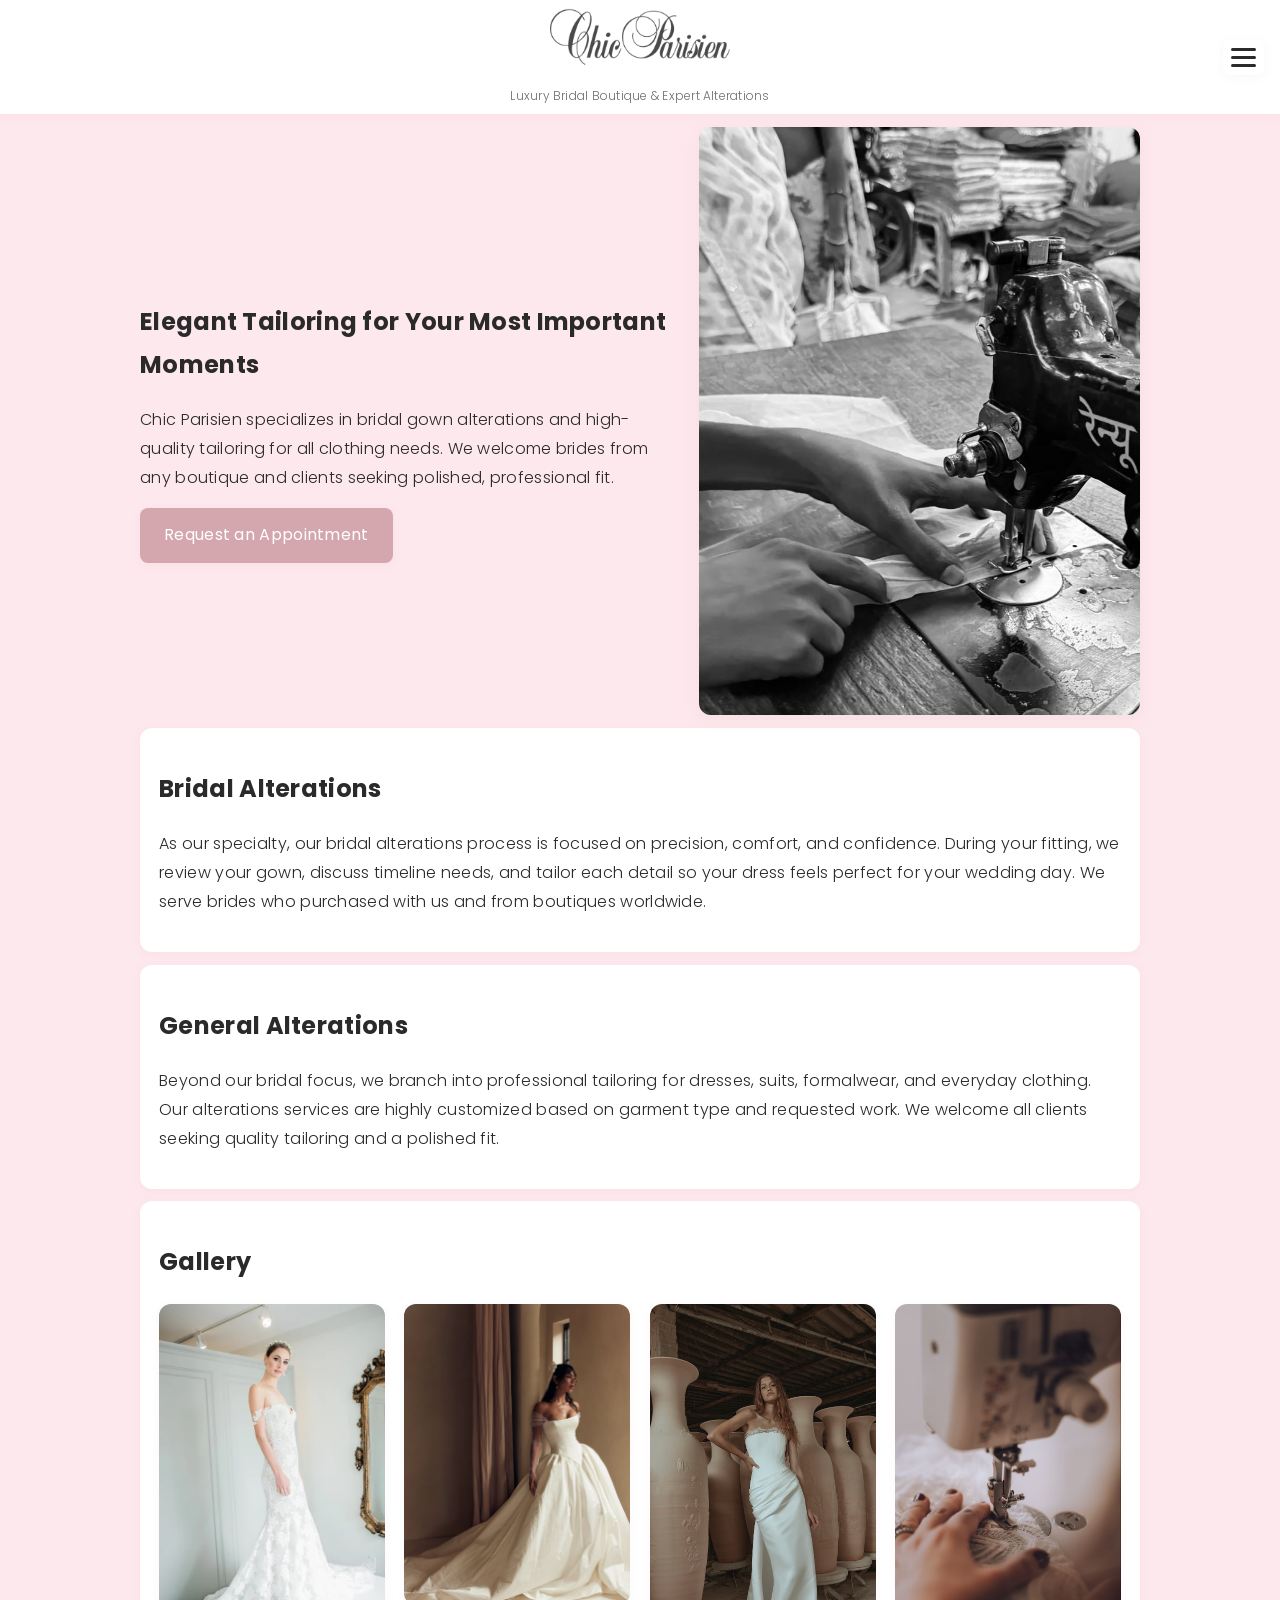
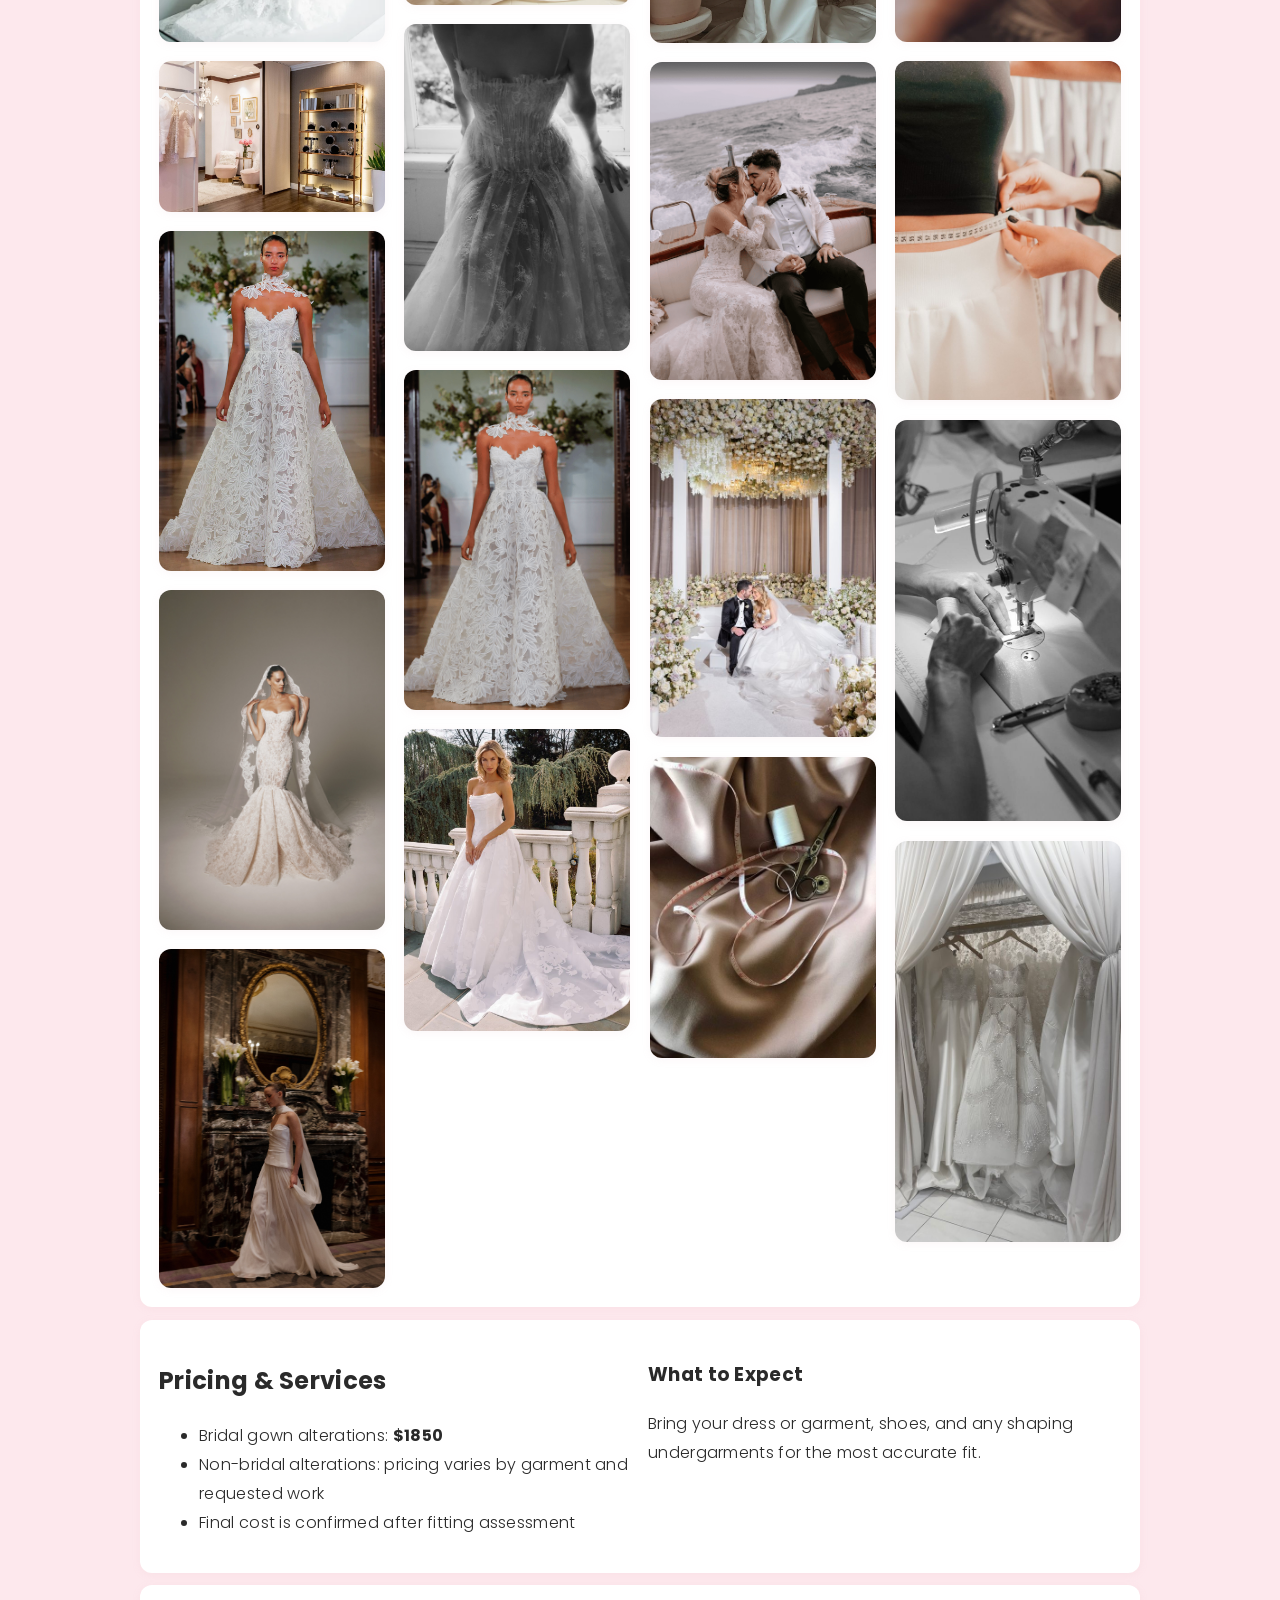
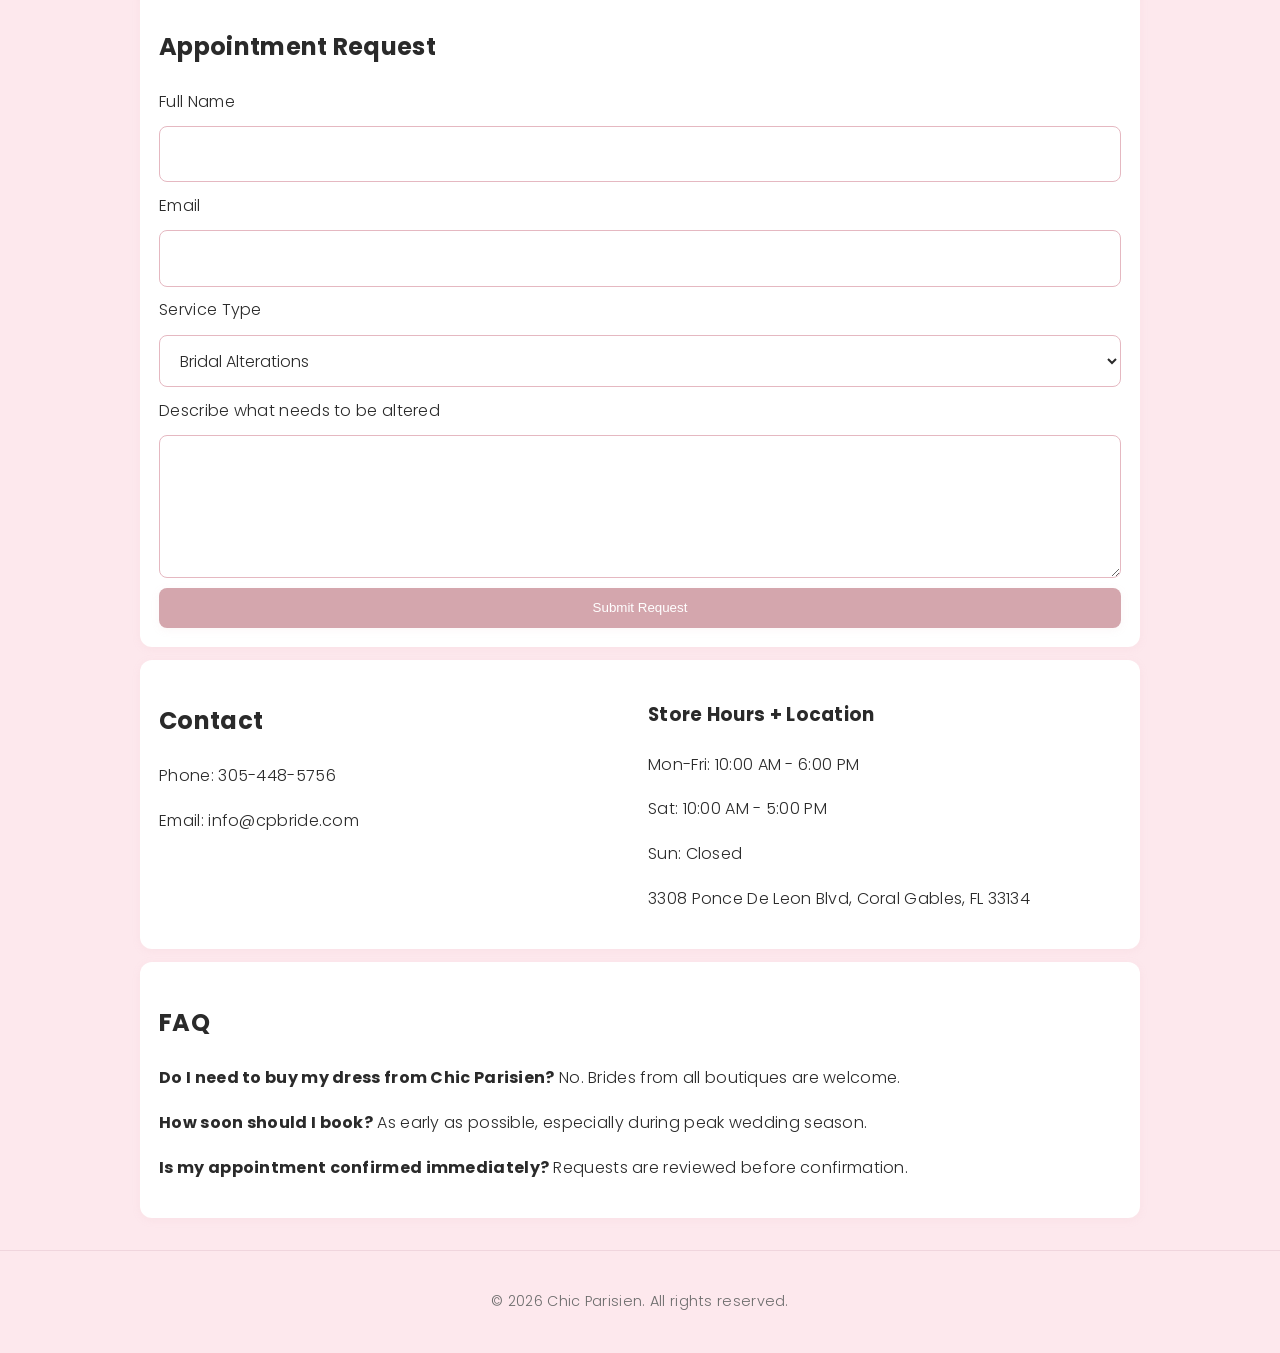
<file: index.html>
<!DOCTYPE html>
<html lang="en">
<head>
	<meta charset="UTF-8">
	<meta name="viewport" content="width=device-width, initial-scale=1.0">
	<link rel="preconnect" href="https://fonts.googleapis.com">
	<link rel="preconnect" href="https://fonts.gstatic.com" crossorigin>
	<link href="https://fonts.googleapis.com/css2?family=Poppins:wght@300;400;500;600&display=swap" rel="stylesheet">
	<title>Chic Parisien | Bridal & Alterations</title>
	<link rel="icon" type="image/png" href="images/logo.jpg.png">
	<link rel="stylesheet" href="chicparisien.css">
</head>
<body>
	<header>
		<div class="header-content">
			<div class="logo-section">
				<h1 class="logo">
					<a href="#home" aria-label="Go to home section">
						<img src="images/logo.jpg.png" alt="Chic Parisien logo">
					</a>
				</h1>
				<p class="tagline">Luxury Bridal Boutique & Expert Alterations</p>
			</div>
			<button id="hamburger" class="hamburger" aria-label="Toggle navigation menu">
				<span></span>
				<span></span>
				<span></span>
			</button>
		</div>
		<nav id="nav-menu" class="nav-menu" aria-label="Main navigation">
			<a href="#home">Home</a>
			<a href="#bridal">Bridal Alterations</a>
			<a href="#general">General Alterations</a>
			<a href="#gallery">Gallery</a>
			<a href="#pricing">Pricing</a>
			<a href="#appointment">Appointment Request</a>
			<a href="#contact">Contact</a>
			<a href="#faq">FAQ</a>
			<button id="theme-toggle" type="button" aria-label="Toggle dark mode">Dark Mode</button>
		</nav>
	</header>

	<main>
		<section id="home" class="hero container">
			<div>
				<h2>Elegant Tailoring for Your Most Important Moments</h2>
				<p>
					Chic Parisien specializes in bridal gown alterations and high-quality tailoring for all clothing needs.
					We welcome brides from any boutique and clients seeking polished, professional fit.
				</p>
				<a class="button" href="#appointment">Request an Appointment</a>
			</div>
			<img
				src="images/front picture.jpg"
				alt="Bride in a white wedding gown standing in an elegant boutique"
			>
		</section>

		<section id="bridal" class="container card">
			<h2>Bridal Alterations</h2>
			<p>
				As our specialty, our bridal alterations process is focused on precision, comfort, and confidence. 
				During your fitting, we review your gown, discuss timeline needs, and tailor each detail so your dress 
				feels perfect for your wedding day. We serve brides who purchased with us and from boutiques worldwide.
			</p>
		</section>

		<section id="general" class="container card">
			<h2>General Alterations</h2>
			<p>
				Beyond our bridal focus, we branch into professional tailoring for dresses, suits, formalwear, and everyday clothing. 
				Our alterations services are highly customized based on garment type and requested work. We welcome all clients 
				seeking quality tailoring and a polished fit.
			</p>
		</section>

		<section id="gallery" class="container card">
			<h2>Gallery</h2>
			<div class="gallery-grid">
				<img class="gallery-item" src="images/gallery-01.jpg" alt="Bride wearing an off-the-shoulder lace wedding gown in a boutique fitting room">
				<img class="gallery-item" src="images/gallery-02.jpg.jpg" alt="Bridal gown fitting and alterations">
				<img class="gallery-item" src="images/gallery-04.jpg.png" alt="Wedding dress details and design">
				<img class="gallery-item" src="images/gallery-05.jpg.jpg" alt="Bride in wedding gown">
				<img class="gallery-item" src="images/gallery-06.jpg.jpg" alt="Bridal alterations work">
				<img class="gallery-item" src="images/gallery-07.jpg.png" alt="Wedding dress fitting">
				<img class="gallery-item" src="images/gallery-08.jpg.png" alt="Bridal gown design">
				<img class="gallery-item" src="images/gallery-09.jpg.png" alt="Wedding alterations details">
				<img class="gallery-item" src="images/gallery-10.jpg.jpg" alt="Bride in tailored wedding dress">
				<img class="gallery-item" src="images/gallery-12.jpg.png" alt="Bridal boutique showcase">
				<img class="gallery-item" src="images/gallery-13.jpg.png" alt="Wedding gown creation">
				<img class="gallery-item" src="images/gallery-14.jpg.jpg" alt="Bridal dress alterations">
				<img class="gallery-item" src="images/gallery-15.jpg" alt="Wedding dress fitting session">
				<img class="gallery-item" src="images/gallery-16.jpg" alt="Bride in elegant gown">
				<img class="gallery-item" src="images/gallery-17.jpg" alt="Bridal gown design details">
				<img class="gallery-item" src="images/gallery-18.jpg" alt="Wedding dress showcase">
				<img class="gallery-item" src="images/gallery-dresses.jpeg" alt="Bridal dress collection">
			</div>
		</section>

		<section id="pricing" class="container card two-col">
			<div>
				<h2>Pricing & Services</h2>
				<ul>
					<li>Bridal gown alterations: <strong>$1850</strong></li>
					<li>Non-bridal alterations: pricing varies by garment and requested work</li>
					<li>Final cost is confirmed after fitting assessment</li>
				</ul>
			</div>
			<div>
				<h3>What to Expect</h3>
				<p>Bring your dress or garment, shoes, and any shaping undergarments for the most accurate fit.</p>
			</div>
		</section>

		<section id="appointment" class="container card">
			<h2>Appointment Request</h2>
			<form>
				<label for="name">Full Name</label>
				<input type="text" id="name" name="name" required>

				<label for="email">Email</label>
				<input type="email" id="email" name="email" required>

				<label for="type">Service Type</label>
				<select id="type" name="type">
					<option>Bridal Alterations</option>
					<option>General Alterations</option>
				</select>

				<label for="details">Describe what needs to be altered</label>
				<textarea id="details" name="details" rows="4" required></textarea>

				<button type="submit">Submit Request</button>
			</form>
		</section>

		<section id="contact" class="container card two-col">
			<div>
				<h2>Contact</h2>
				<p>Phone: 305-448-5756</p>
				<p>Email: info@cpbride.com</p>
			</div>
			<div>
				<h3>Store Hours + Location</h3>
				<p>Mon-Fri: 10:00 AM - 6:00 PM</p>
				<p>Sat: 10:00 AM - 5:00 PM</p>
				<p>Sun: Closed</p>
				<p>3308 Ponce De Leon Blvd, Coral Gables, FL 33134</p>
			</div>
		</section>

		<section id="faq" class="container card">
			<h2>FAQ</h2>
			<p><strong>Do I need to buy my dress from Chic Parisien?</strong> No. Brides from all boutiques are welcome.</p>
			<p><strong>How soon should I book?</strong> As early as possible, especially during peak wedding season.</p>
			<p><strong>Is my appointment confirmed immediately?</strong> Requests are reviewed before confirmation.</p>
		</section>
	</main>

	<footer>
		<div class="container">
			<p>© 2026 Chic Parisien. All rights reserved.</p>
		</div>
	</footer>

	<script>
		const hamburger = document.getElementById("hamburger");
		const navMenu = document.getElementById("nav-menu");
		const navLinks = navMenu.querySelectorAll("a");
		const themeToggle = document.getElementById("theme-toggle");
		const savedTheme = localStorage.getItem("theme");

		// Hamburger menu toggle
		hamburger.addEventListener("click", function () {
			navMenu.classList.toggle("active");
		});

		// Close menu when a link is clicked
		navLinks.forEach(link => {
			link.addEventListener("click", function () {
				navMenu.classList.remove("active");
			});
		});

		// Theme toggle
		if (savedTheme === "dark") {
			document.body.setAttribute("data-theme", "dark");
			themeToggle.textContent = "Light Mode";
		}

		themeToggle.addEventListener("click", function () {
			const isDark = document.body.getAttribute("data-theme") === "dark";

			if (isDark) {
				document.body.removeAttribute("data-theme");
				localStorage.setItem("theme", "light");
				themeToggle.textContent = "Dark Mode";
			} else {
				document.body.setAttribute("data-theme", "dark");
				localStorage.setItem("theme", "dark");
				themeToggle.textContent = "Light Mode";
			}
		});
	</script>
</body>
</html>
</file>
<file: chicparisien.css>
:root {
	--bg: #fde8ed;
	--text: #2a2a2a;
	--soft: #f5d5df;
	--accent: #d4a6ad;
	--line: #f0d5dd;
	--surface: #ffffff;
	--muted: #6d6d6d;
	--field-border: #e5b8c1;
	--shadow-sm: 0 2px 8px rgba(212, 166, 173, 0.1);
	--shadow-md: 0 4px 16px rgba(212, 166, 173, 0.15);
}

body[data-theme="dark"] {
	--bg: #17181c;
	--text: #f1f1f1;
	--soft: #22252b;
	--accent: #d9aab1;
	--line: #343842;
	--surface: #1f2229;
	--muted: #c7cad1;
	--field-border: #4a4f5b;
}

* {
	box-sizing: border-box;
}

body {
	margin: 0;
	font-family: "Poppins", "Segoe UI", Tahoma, Geneva, Verdana, sans-serif;
	font-weight: 300;
	background: var(--bg);
	color: var(--text);
	line-height: 1.8;
	letter-spacing: 0.3px;
}

.container {
	width: min(1000px, 92%);
	margin: 0 auto;
}

header {
	border-bottom: none;
	background: var(--surface);
	position: sticky;
	top: 0;
	box-shadow: var(--shadow-sm);
	padding: 0.5rem 0;
}

.header-content {
	display: flex;
	align-items: center;
	justify-content: center;
	position: relative;
	width: 100%;
	padding: 0 1rem;
}

h1 {
	margin: 0;
	font-size: 1.5rem;
	letter-spacing: 0.05em;
	font-weight: 400;
	text-align: center;
}

.logo img {
	display: block;
	width: min(180px, 60vw);
	height: auto;
}

.logo a {
	display: inline-block;
	text-decoration: none;
}

.logo-section {
	display: flex;
	flex-direction: column;
	align-items: center;
	gap: 0.3rem;
}

.tagline {
	margin: 0;
	color: var(--muted);
	font-size: 0.75rem;
	font-weight: 300;
	text-align: center;
	letter-spacing: 0.02em;
}

.hamburger {
	position: absolute;
	right: 1rem;
	display: flex;
	flex-direction: column;
	gap: 5px;
	background: none;
	border: none;
	cursor: pointer;
	padding: 0.5rem;
}

.hamburger span {
	width: 25px;
	height: 3px;
	background-color: var(--text);
	border-radius: 2px;
	transition: all 0.3s ease;
}

.hamburger:hover span {
	background-color: var(--accent);
}

.nav-menu {
	display: none;
	flex-direction: column;
	gap: 0;
	padding: 0;
	background: var(--surface);
	border-top: 1px solid var(--line);
}

.nav-menu.active {
	display: flex;
}

.nav-menu a,
.nav-menu button {
	padding: 1rem 1.5rem;
	text-decoration: none;
	color: var(--text);
	font-weight: 400;
	font-size: 0.95rem;
	border: none;
	background: none;
	cursor: pointer;
	text-align: left;
	transition: color 0.3s ease, background-color 0.3s ease;
}

.nav-menu a:hover,
.nav-menu button:hover {
	color: var(--accent);
}

#theme-toggle {
	margin: 0;
	padding: 1rem 1.5rem;
	background: none;
	box-shadow: none;
	color: var(--accent);
	border-top: 1px solid var(--line);
}

.hero {
	display: grid;
	grid-template-columns: 1.2fr 1fr;
	gap: 1.8rem;
	align-items: center;
	padding: 0.8rem 0 0.8rem;
}

.hero img {
	width: 100%;
	height: auto;
	border-radius: 12px;
	border: none;
	box-shadow: var(--shadow-md);
}

.button,
button {
	display: inline-block;
	background: var(--accent);
	color: #ffffff;
	border: none;
	padding: 0.8rem 1.5rem;
	border-radius: 8px;
	text-decoration: none;
	font-weight: 400;
	cursor: pointer;
	transition: all 0.3s ease;
	box-shadow: var(--shadow-sm);
}

.button:hover,
button:hover {
	background: #c99aa1;
	box-shadow: var(--shadow-md);
	transform: translateY(-2px);
}

#theme-toggle {
	margin-left: auto;
}

.card {
	background: var(--surface);
	border: none;
	border-radius: 12px;
	padding: 1.2rem;
	margin-bottom: 0.8rem;
	box-shadow: var(--shadow-sm);
	transition: box-shadow 0.3s ease;
}

.card:hover {
	box-shadow: var(--shadow-md);
}

.two-col {
	display: grid;
	grid-template-columns: 1fr 1fr;
	gap: 1rem;
}

.gallery-grid {
	column-count: 4;
	column-gap: 1.2rem;
}

.gallery-item {
	width: 100%;
	display: block;
	margin-bottom: 1.2rem;
	border-radius: 12px;
	border: none;
	break-inside: avoid;
	box-shadow: var(--shadow-sm);
	transition: transform 0.3s ease, box-shadow 0.3s ease;
}

.gallery-item:hover {
	transform: translateY(-4px);
	box-shadow: var(--shadow-md);
}

form {
	display: grid;
	gap: 0.6rem;
}

input,
select,
textarea {
	width: 100%;
	padding: 0.8rem 1rem;
	border: 1px solid var(--field-border);
	border-radius: 8px;
	font: inherit;
	background: var(--surface);
	color: var(--text);
	transition: border-color 0.3s ease, box-shadow 0.3s ease;
}

input:focus,
select:focus,
textarea:focus {
	outline: none;
	border-color: var(--accent);
	box-shadow: 0 0 0 3px rgba(212, 166, 173, 0.1);
}

footer {
	margin-top: 2rem;
	border-top: 1px solid var(--line);
	padding: 1.5rem 0;
	text-align: center;
	color: var(--muted);
	font-size: 0.9rem;
}

@media (max-width: 720px) {
	.hero,
	.two-col {
		grid-template-columns: 1fr;
	}

	h1 {
		font-size: 1.5rem;
	}

	.gallery-grid {
		column-count: 2;
	}
}

@media (max-width: 500px) {
	.gallery-grid {
		column-count: 1;
	}
}
</file>
